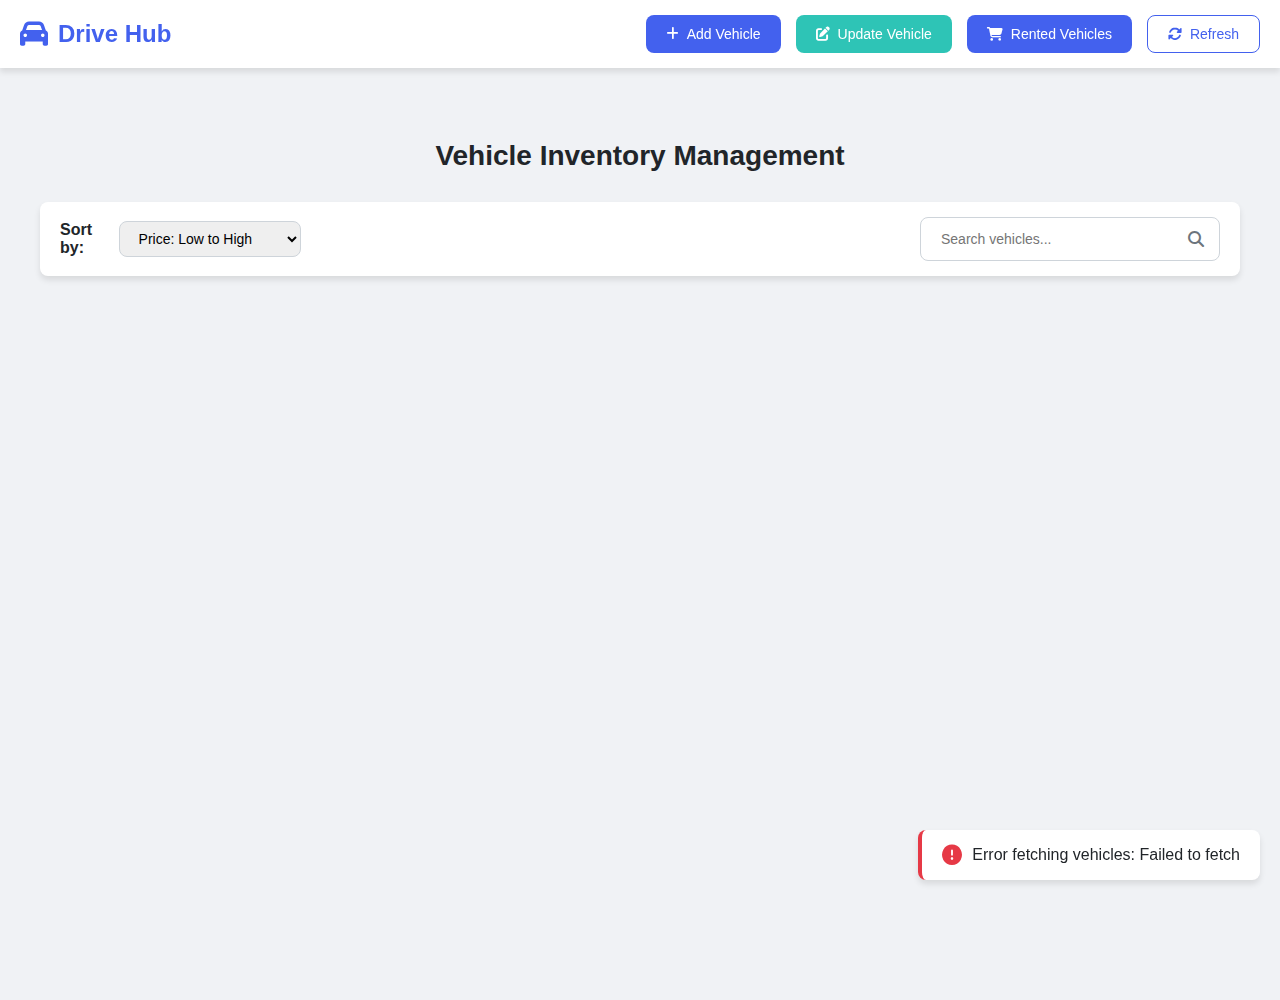
<file: project1/target/classes/static/index.html>
<!DOCTYPE html>
<html lang="en">
<head>
    <meta charset="UTF-8">
    <meta name="viewport" content="width=device-width, initial-scale=1.0">
    <title>Drive Hub - Vehicle Rental System</title>
    <link rel="stylesheet" href="https://cdnjs.cloudflare.com/ajax/libs/font-awesome/6.4.0/css/all.min.css">
    <style>
        :root {
            --primary: #4361ee;
            --primary-dark: #3a56d4;
            --secondary: #2ec4b6;
            --danger: #e63946;
            --success: #06d6a0;
            --light: #f8f9fa;
            --dark: #212529;
            --gray: #6c757d;
            --border-radius: 8px;
            --box-shadow: 0 4px 6px rgba(0, 0, 0, 0.1);
            --transition: all 0.3s ease;
        }

        * {
            margin: 0;
            padding: 0;
            box-sizing: border-box;
            font-family: 'Segoe UI', Tahoma, Geneva, Verdana, sans-serif;
        }

        body {
            background: #f0f2f5;
            min-height: 100vh;
            color: var(--dark);
        }

        .container {
            max-width: 1400px;
            margin: 0 auto;
            padding: 20px;
        }

        header {
            background: white;
            padding: 15px 20px;
            box-shadow: var(--box-shadow);
            position: fixed;
            top: 0;
            left: 0;
            right: 0;
            z-index: 1000;
        }

        .header-content {
            display: flex;
            justify-content: space-between;
            align-items: center;
            max-width: 1400px;
            margin: 0 auto;
        }

        .logo {
            display: flex;
            align-items: center;
            color: var(--primary);
            font-size: 24px;
            font-weight: 700;
        }

        .logo i {
            margin-right: 10px;
            font-size: 28px;
        }

        .navbar {
            display: flex;
            gap: 15px;
        }

        .btn {
            padding: 10px 20px;
            font-size: 14px;
            color: white;
            background: var(--primary);
            border: none;
            border-radius: var(--border-radius);
            cursor: pointer;
            transition: var(--transition);
            display: inline-flex;
            align-items: center;
            justify-content: center;
            text-decoration: none;
        }

        .btn i {
            margin-right: 8px;
        }

        .btn:hover {
            background: var(--primary-dark);
            transform: translateY(-2px);
        }

        .btn-danger {
            background: var(--danger);
        }

        .btn-danger:hover {
            background: #c5313e;
        }

        .btn-secondary {
            background: var(--secondary);
        }

        .btn-secondary:hover {
            background: #25a99d;
        }

        .btn-outline {
            background: transparent;
            border: 1px solid var(--primary);
            color: var(--primary);
        }

        .btn-outline:hover {
            background: var(--primary);
            color: white;
        }

        .main-content {
            margin-top: 100px;
            padding: 20px;
        }

        .page-title {
            font-size: 28px;
            margin-bottom: 30px;
            color: var(--dark);
            text-align: center;
            font-weight: 600;
        }

        .filter-container {
            display: flex;
            justify-content: space-between;
            align-items: center;
            margin-bottom: 30px;
            background: white;
            padding: 15px 20px;
            border-radius: var(--border-radius);
            box-shadow: var(--box-shadow);
        }

        .filter-group {
            display: flex;
            align-items: center;
            gap: 15px;
        }

        .filter-label {
            font-weight: 600;
            color: var(--dark);
        }

        .filter-select {
            padding: 8px 15px;
            border: 1px solid #ced4da;
            border-radius: var(--border-radius);
            font-size: 14px;
            min-width: 150px;
        }

        .search-box {
            display: flex;
            align-items: center;
            background: white;
            border: 1px solid #ced4da;
            border-radius: var(--border-radius);
            padding: 5px 15px;
            width: 300px;
        }

        .search-box input {
            border: none;
            padding: 8px 5px;
            width: 100%;
            outline: none;
            font-size: 14px;
        }

        .search-box i {
            color: var(--gray);
        }

        #vehicleForm, #updateForm, #purchaseForm, #rentalStatusForm {
            display: none;
            background: white;
            padding: 30px;
            border-radius: var(--border-radius);
            box-shadow: var(--box-shadow);
            width: 90%;
            max-width: 700px;
            margin: 20px auto;
            position: fixed;
            top: 50%;
            left: 50%;
            transform: translate(-50%, -50%);
            z-index: 1001;
            max-height: 80vh;
            overflow-y: auto;
        }

        .overlay {
            display: none;
            position: fixed;
            top: 0;
            left: 0;
            right: 0;
            bottom: 0;
            background: rgba(0, 0, 0, 0.5);
            z-index: 1000;
        }

        .form-header {
            display: flex;
            justify-content: space-between;
            align-items: center;
            margin-bottom: 20px;
            padding-bottom: 15px;
            border-bottom: 1px solid #eee;
        }

        .form-title {
            font-size: 22px;
            color: var(--primary);
            font-weight: 600;
        }

        .close-btn {
            background: transparent;
            border: none;
            font-size: 24px;
            cursor: pointer;
            color: var(--gray);
            transition: var(--transition);
        }

        .close-btn:hover {
            color: var(--danger);
        }

        form {
            display: flex;
            flex-direction: row;
            flex-wrap: wrap;
            gap: 20px;
        }

        .form-group {
            flex: 1 0 calc(50% - 10px);
        }

        .form-group-full {
            flex: 1 0 100%;
        }

        label {
            display: block;
            font-weight: 600;
            color: var(--dark);
            margin-bottom: 8px;
            font-size: 14px;
        }

        select, input {
            padding: 10px 15px;
            border: 1px solid #ced4da;
            border-radius: var(--border-radius);
            width: 100%;
            font-size: 14px;
            transition: var(--transition);
        }

        select:focus, input:focus {
            border-color: var(--primary);
            box-shadow: 0 0 0 3px rgba(67, 97, 238, 0.2);
            outline: none;
        }

        input[type="file"] {
            padding: 8px;
        }

        .form-buttons {
            display: flex;
            justify-content: flex-end;
            gap: 15px;
            margin-top: 30px;
            width: 100%;
        }

        .vehicle-grid {
            display: grid;
            grid-template-columns: repeat(auto-fill, minmax(300px, 1fr));
            gap: 25px;
            margin-top: 30px;
        }

        .vehicle-card {
            background: white;
            border-radius: var(--border-radius);
            overflow: hidden;
            box-shadow: var(--box-shadow);
            transition: var(--transition);
            position: relative;
        }

        .vehicle-card:hover {
            transform: translateY(-5px);
            box-shadow: 0 10px 20px rgba(0, 0, 0, 0.1);
        }

        .vehicle-type-badge {
            position: absolute;
            top: 15px;
            right: 15px;
            background: var(--primary);
            color: white;
            padding: 5px 10px;
            border-radius: 20px;
            font-size: 12px;
            font-weight: 600;
            z-index: 10;
        }

        .image-container {
            height: 200px;
            overflow: hidden;
        }

        .vehicle-card img {
            width: 100%;
            height: 100%;
            object-fit: cover;
            transition: var(--transition);
        }

        .vehicle-card:hover img {
            transform: scale(1.05);
        }

        .vehicle-details {
            padding: 20px;
        }

        .vehicle-id {
            display: flex;
            justify-content: space-between;
            align-items: center;
            margin-bottom: 10px;
        }

        .vehicle-name {
            color: var(--primary);
            font-size: 18px;
            font-weight: 600;
            margin-bottom: 5px;
        }

        .vehicle-model {
            color: var(--gray);
            font-size: 14px;
            margin-bottom: 15px;
        }

        .vehicle-price {
            font-size: 20px;
            font-weight: 700;
            color: var(--dark);
            margin-bottom: 15px;
        }

        .specs-container {
            display: flex;
            flex-wrap: wrap;
            gap: 10px;
            margin-bottom: 15px;
        }

        .spec-item {
            display: flex;
            align-items: center;
            background: #f8f9fa;
            padding: 5px 10px;
            border-radius: 15px;
            font-size: 12px;
        }

        .spec-item i {
            color: var(--primary);
            margin-right: 5px;
            font-size: 14px;
        }

        .card-actions {
            display: flex;
            justify-content: space-between;
            border-top: 1px solid #eee;
            padding-top: 15px;
            margin-top: 10px;
        }

        .action-btn {
            background: transparent;
            border: none;
            color: var(--primary);
            font-size: 14px;
            cursor: pointer;
            display: flex;
            align-items: center;
            transition: var(--transition);
        }

        .action-btn i {
            margin-right: 5px;
        }

        .action-btn:hover {
            color: var(--primary-dark);
        }

        .action-btn.delete {
            color: var(--danger);
        }

        .action-btn.delete:hover {
            color: #c5313e;
        }

        .empty-state {
            text-align: center;
            padding: 50px 0;
        }

        .empty-state i {
            font-size: 60px;
            color: #d1d5db;
            margin-bottom: 20px;
        }

        .empty-state h3 {
            font-size: 20px;
            color: var(--dark);
            margin-bottom: 10px;
        }

        .empty-state p {
            color: var(--gray);
            margin-bottom: 20px;
        }

        @media (max-width: 768px) {
            .header-content {
                flex-direction: column;
                gap: 15px;
            }
            
            .navbar {
                width: 100%;
                justify-content: center;
                flex-wrap: wrap;
            }
            
            .filter-container {
                flex-direction: column;
                gap: 15px;
                align-items: flex-start;
            }
            
            .search-box {
                width: 100%;
            }
            
            .main-content {
                margin-top: 150px;
            }
            
            .form-group {
                flex: 1 0 100%;
            }
            
            #vehicleForm, #updateForm, #purchaseForm, #rentalStatusForm {
                width: 95%;
                padding: 20px;
            }
        }

        .toast {
            position: fixed;
            bottom: 20px;
            right: 20px;
            background: white;
            color: var(--dark);
            padding: 15px 20px;
            border-radius: var(--border-radius);
            box-shadow: var(--box-shadow);
            display: flex;
            align-items: center;
            gap: 10px;
            z-index: 1002;
            opacity: 0;
            transform: translateY(20px);
            transition: all 0.3s ease;
        }

        .toast.show {
            opacity: 1;
            transform: translateY(0);
        }

        .toast.success {
            border-left: 4px solid var(--success);
        }

        .toast.error {
            border-left: 4px solid var(--danger);
        }

        .toast i {
            font-size: 20px;
        }

        .toast.success i {
            color: var(--success);
        }

        .toast.error i {
            color: var(--danger);
        }

        .selected-vehicle-preview {
            background: #f8f9fa;
            padding: 15px;
            border-radius: var(--border-radius);
            margin-bottom: 20px;
            border: 1px dashed var(--primary);
        }

        .selected-vehicle-preview h3 {
            margin-bottom: 10px;
            font-size: 18px;
            color: var(--primary);
        }

        .selected-vehicle-preview p {
            margin: 0;
            color: var(--dark);
            font-size: 14px;
        }

        .modal-form {
            display: none;
            background: white;
            padding: 30px;
            border-radius: var(--border-radius);
            box-shadow: var(--box-shadow);
            width: 90%;
            max-width: 700px;
            margin: 20px auto;
            position: fixed;
            top: 50%;
            left: 50%;
            transform: translate(-50%, -50%);
            z-index: 1001;
            max-height: 80vh;
            overflow-y: auto;
        }
    </style>
</head>
<body>
<header>
    <div class="header-content">
        <div class="logo">
            <i class="fas fa-car"></i>
            <span>Drive Hub</span>
        </div>
        <div class="navbar">
            <button class="btn" onclick="showAddForm()"><i class="fas fa-plus"></i> Add Vehicle</button>
            <button class="btn btn-secondary" onclick="showUpdateForm()"><i class="fas fa-edit"></i> Update Vehicle</button>
            <button class="btn btn-success" onclick="showPurchasedVehicles()"><i class="fas fa-shopping-cart"></i> Rented Vehicles</button>
            <button class="btn btn-outline" onclick="viewVehicles()"><i class="fas fa-sync-alt"></i> Refresh</button>
        </div>
    </div>
</header>

<div class="main-content">
    <div class="container">
        <h1 class="page-title" id="pageTitle">Vehicle Inventory Management</h1>
        
        <div class="filter-container">
            <div class="filter-group">
                <span class="filter-label">Sort by:</span>
                <select id="sortBy" class="filter-select" onchange="applyFilter()">
                    <option value="price-asc">Price: Low to High</option>
                    <option value="price-desc">Price: High to Low</option>
                </select>
            </div>
            <div class="search-box">
                <input type="text" id="searchInput" placeholder="Search vehicles..." onkeyup="applyFilter()">
                <i class="fas fa-search"></i>
            </div>
        </div>
        
        <div id="vehicleList" class="vehicle-grid"></div>
        <div id="purchasedVehiclesList" class="purchased-vehicles-grid" style="display: none;"></div>
    </div>
</div>

<div class="overlay" id="formOverlay"></div>

<div id="vehicleForm">
    <div class="form-header">
        <h2 class="form-title">Add New Vehicle</h2>
        <button class="close-btn" onclick="hideForm()">&times;</button>
    </div>
    <form id="addVehicleForm" enctype="multipart/form-data">
        <div class="form-group">
            <label for="vehicleType">Vehicle Type</label>
            <select id="vehicleType" onchange="updateFormFields()">
                <option value="1">Car</option>
                <option value="2">Bike</option>
                <option value="3">Van</option>
                <option value="4">Lorry</option>
                <option value="5">Bus</option>
            </select>
        </div>
        <div class="form-group">
            <label for="vehicleID">Vehicle ID</label>
            <input type="text" id="vehicleID" required>
        </div>
        <div class="form-group">
            <label for="brand">Brand</label>
            <input type="text" id="brand" required>
        </div>
        <div class="form-group">
            <label for="model">Model</label>
            <input type="text" id="model" required>
        </div>
        <div class="form-group">
            <label for="rentPrice">Rent Price (Rs per day)</label>
            <input type="number" id="rentPrice" step="0.01" required>
        </div>
        <div class="form-group-full">
            <label for="imageFile">Vehicle Image</label>
            <input type="file" id="imageFile" accept="image/*">
        </div>
        <div id="extraFields" class="form-group-full"></div>
        <div class="form-buttons">
            <button type="button" class="btn btn-danger" onclick="hideForm()">Cancel</button>
            <button type="submit" class="btn">Add Vehicle</button>
        </div>
    </form>
</div>

<div id="updateForm">
    <div class="form-header">
        <h2 class="form-title">Update Vehicle</h2>
        <button class="close-btn" onclick="hideForm()">&times;</button>
    </div>
    <form id="updateVehicleForm">
        <div class="form-group">
            <label for="updateVehicleID">Vehicle ID</label>
            <input type="text" id="updateVehicleID" required>
        </div>
        <div class="form-group">
            <label for="updateVehicleType">Vehicle Type</label>
            <select id="updateVehicleType" onchange="updateUpdateFormFields()">
                <option value="1">Car</option>
                <option value="2">Bike</option>
                <option value="3">Van</option>
                <option value="4">Lorry</option>
                <option value="5">Bus</option>
            </select>
        </div>
        <div class="form-group">
            <label for="updateBrand">Brand</label>
            <input type="text" id="updateBrand" required>
        </div>
        <div class="form-group">
            <label for="updateModel">Model</label>
            <input type="text" id="updateModel" required>
        </div>
        <div class="form-group">
            <label for="updateRentPrice">Rent Price (Rs per day)</label>
            <input type="number" id="updateRentPrice" step="0.01" required>
        </div>
        <div id="updateExtraFields" class="form-group-full"></div>
        <div class="form-buttons">
            <button type="button" class="btn btn-danger" onclick="hideForm()">Cancel</button>
            <button type="submit" class="btn">Update Vehicle</button>
        </div>
    </form>
</div>

<div id="purchaseForm" class="modal-form">
    <div class="form-header">
        <h2 class="form-title">Purchase Vehicle</h2>
        <button class="close-btn" onclick="hideForm()">&times;</button>
    </div>
    <form id="addPurchaseForm">
        <div class="form-group-full">
            <div class="selected-vehicle-preview">
                <h3 id="purchaseVehicleTitle">Selected Vehicle: </h3>
                <p id="purchaseVehicleDetails"></p>
            </div>
        </div>
        <div class="form-group">
            <label for="customerName">Customer Name</label>
            <input type="text" id="customerName" required>
        </div>
        <div class="form-group">
            <label for="contactNumber">Contact Number</label>
            <input type="tel" id="contactNumber" required>
        </div>
        <input type="hidden" id="purchaseVehicleId">
        <div class="form-buttons">
            <button type="button" class="btn btn-danger" onclick="hideForm()">Cancel</button>
            <button type="submit" class="btn">Complete Purchase</button>
        </div>
    </form>
</div>

<div id="rentalStatusForm" class="modal-form">
    <div class="form-header">
        <h2 class="form-title">Update Rental Status</h2>
        <button class="close-btn" onclick="hideForm()">&times;</button>
    </div>
    <form id="updateRentalStatusForm">
        <div class="form-group-full">
            <div class="selected-vehicle-preview">
                <h3 id="rentalStatusVehicleTitle">Selected Vehicle: </h3>
                <p id="rentalStatusVehicleDetails"></p>
            </div>
        </div>
        <div class="form-group-full">
            <label for="rentalStatus">Rental Status</label>
            <select id="rentalStatus" required>
                <option value="true">Rented Out</option>
                <option value="false">Available</option>
            </select>
        </div>
        <input type="hidden" id="rentalStatusPurchaseId">
        <div class="form-buttons">
            <button type="button" class="btn btn-danger" onclick="hideForm()">Cancel</button>
            <button type="submit" class="btn">Update Status</button>
        </div>
    </form>
</div>

<div id="toast" class="toast">
    <i class="fas fa-check-circle"></i>
    <span id="toastMessage"></span>
</div>

<script>
    // Global variables
    let allVehicles = [];
    const BASE_URL = 'http://localhost:8083'; // API base URL
    
    // Intercept fetch to replace port 8082 with 8083
    const originalFetch = window.fetch;
    window.fetch = function() {
        let url = arguments[0];
        if (typeof url === 'string' && url.includes('localhost:8082')) {
            url = url.replace('localhost:8082', 'localhost:8083');
            arguments[0] = url;
        }
        return originalFetch.apply(this, arguments);
    };

    // Show forms with overlay
    function showAddForm() {
        document.getElementById('vehicleForm').style.display = 'block';
        document.getElementById('formOverlay').style.display = 'block';
        updateFormFields();
    }
    
    function showUpdateForm() {
        document.getElementById('updateForm').style.display = 'block';
        document.getElementById('formOverlay').style.display = 'block';
        updateUpdateFormFields();
    }
    
    function showPurchaseForm() {
        document.getElementById('purchaseForm').style.display = 'block';
        document.getElementById('formOverlay').style.display = 'block';
    }
    
    function showRentalStatusForm() {
        document.getElementById('rentalStatusForm').style.display = 'block';
        document.getElementById('formOverlay').style.display = 'block';
    }
    
    // Hide forms and overlay
    function hideForm() {
        document.getElementById('vehicleForm').style.display = 'none';
        document.getElementById('updateForm').style.display = 'none';
        document.getElementById('purchaseForm').style.display = 'none';
        document.getElementById('rentalStatusForm').style.display = 'none';
        document.getElementById('formOverlay').style.display = 'none';
    }
    
    // Show toast notification
    function showToast(message, isSuccess = true) {
        const toast = document.getElementById('toast');
        const toastMessage = document.getElementById('toastMessage');
        
        toast.className = isSuccess ? 'toast success show' : 'toast error show';
        toast.querySelector('i').className = isSuccess ? 'fas fa-check-circle' : 'fas fa-exclamation-circle';
        toastMessage.textContent = message;
        
        setTimeout(() => {
            toast.className = toast.className.replace('show', '');
        }, 3000);
    }
    
    // Update form fields based on vehicle type
    function updateFormFields() {
        const type = document.getElementById('vehicleType').value;
        const extraFields = document.getElementById('extraFields');
        extraFields.innerHTML = '';
        
        if (type === '1') { // Car
            extraFields.innerHTML = `
                <div class="form-group">
                    <label for="numSeats">Number of Seats</label>
                    <input type="number" id="numSeats" required>
                </div>
                <div class="form-group">
                    <label for="hasAC">Has AC</label>
                    <select id="hasAC" required>
                        <option value="Yes">Yes</option>
                        <option value="No">No</option>
                    </select>
                </div>
                <div class="form-group">
                    <label for="transmissionType">Transmission Type</label>
                    <select id="transmissionType" required>
                        <option value="Automatic">Automatic</option>
                        <option value="Manual">Manual</option>
                        <option value="Semi-Automatic">Semi-Automatic</option>
                    </select>
                </div>
            `;
        } else if (type === '2') { // Bike
            extraFields.innerHTML = `
                <div class="form-group">
                    <label for="bikeType">Bike Type</label>
                    <select id="bikeType" required>
                        <option value="Sport">Sport</option>
                        <option value="Cruiser">Cruiser</option>
                        <option value="Touring">Touring</option>
                        <option value="Off-Road">Off-Road</option>
                    </select>
                </div>
                <div class="form-group">
                    <label for="engineCapacity">Engine Capacity (cc)</label>
                    <input type="number" id="engineCapacity" required>
                </div>
            `;
        } else if (type === '3') { // Van
            extraFields.innerHTML = `
                <div class="form-group">
                    <label for="numberOfSeat">Number of Seats</label>
                    <input type="number" id="numberOfSeat" required>
                </div>
                <div class="form-group">
                    <label for="hasSlidingDoors">Has Sliding Doors</label>
                    <select id="hasSlidingDoors" required>
                        <option value="Yes">Yes</option>
                        <option value="No">No</option>
                    </select>
                </div>
            `;
        } else if (type === '4') { // Lorry
            extraFields.innerHTML = `
                <div class="form-group">
                    <label for="maxLoadCapacity">Max Load Capacity (kg)</label>
                    <input type="number" id="maxLoadCapacity" required>
                </div>
                <div class="form-group">
                    <label for="numAxles">Number of Axles</label>
                    <input type="number" id="numAxles" required>
                </div>
            `;
        } else if (type === '5') { // Bus
            extraFields.innerHTML = `
                <div class="form-group">
                    <label for="passengerCapacity">Passenger Capacity</label>
                    <input type="number" id="passengerCapacity" required>
                </div>
                <div class="form-group">
                    <label for="hasWheelchairAccess">Has Wheelchair Access</label>
                    <select id="hasWheelchairAccess" required>
                        <option value="Yes">Yes</option>
                        <option value="No">No</option>
                    </select>
                </div>
            `;
        }
    }
    
    function updateUpdateFormFields() {
        const type = document.getElementById('updateVehicleType').value;
        const extraFields = document.getElementById('updateExtraFields');
        extraFields.innerHTML = '';
        
        if (type === '1') { // Car
            extraFields.innerHTML = `
                <div class="form-group">
                    <label for="updateNumSeats">Number of Seats</label>
                    <input type="number" id="updateNumSeats" required>
                </div>
                <div class="form-group">
                    <label for="updateHasAC">Has AC</label>
                    <select id="updateHasAC" required>
                        <option value="Yes">Yes</option>
                        <option value="No">No</option>
                    </select>
                </div>
                <div class="form-group">
                    <label for="updateTransmissionType">Transmission Type</label>
                    <select id="updateTransmissionType" required>
                        <option value="Automatic">Automatic</option>
                        <option value="Manual">Manual</option>
                        <option value="Semi-Automatic">Semi-Automatic</option>
                    </select>
                </div>
            `;
        } else if (type === '2') { // Bike
            extraFields.innerHTML = `
                <div class="form-group">
                    <label for="updateBikeType">Bike Type</label>
                    <select id="updateBikeType" required>
                        <option value="Sport">Sport</option>
                        <option value="Cruiser">Cruiser</option>
                        <option value="Touring">Touring</option>
                        <option value="Off-Road">Off-Road</option>
                    </select>
                </div>
                <div class="form-group">
                    <label for="updateEngineCapacity">Engine Capacity (cc)</label>
                    <input type="number" id="updateEngineCapacity" required>
                </div>
            `;
        } else if (type === '3') { // Van
            extraFields.innerHTML = `
                <div class="form-group">
                    <label for="updateNumberOfSeat">Number of Seats</label>
                    <input type="number" id="updateNumberOfSeat" required>
                </div>
                <div class="form-group">
                    <label for="updateHasSlidingDoors">Has Sliding Doors</label>
                    <select id="updateHasSlidingDoors" required>
                        <option value="Yes">Yes</option>
                        <option value="No">No</option>
                    </select>
                </div>
            `;
        } else if (type === '4') { // Lorry
            extraFields.innerHTML = `
                <div class="form-group">
                    <label for="updateMaxLoadCapacity">Max Load Capacity (kg)</label>
                    <input type="number" id="updateMaxLoadCapacity" required>
                </div>
                <div class="form-group">
                    <label for="updateNumAxles">Number of Axles</label>
                    <input type="number" id="updateNumAxles" required>
                </div>
            `;
        } else if (type === '5') { // Bus
            extraFields.innerHTML = `
                <div class="form-group">
                    <label for="updatePassengerCapacity">Passenger Capacity</label>
                    <input type="number" id="updatePassengerCapacity" required>
                </div>
                <div class="form-group">
                    <label for="updateHasWheelchairAccess">Has Wheelchair Access</label>
                    <select id="updateHasWheelchairAccess" required>
                        <option value="Yes">Yes</option>
                        <option value="No">No</option>
                    </select>
                </div>
            `;
        }
    }
    
    // Getting vehicle type name for display
    function getVehicleTypeName(vehicle) {
        if (vehicle.numSeats !== undefined && vehicle.hasAC !== undefined) return 'Car';
        if (vehicle.bikeType !== undefined) return 'Bike';
        if (vehicle.hasSlidingDoors !== undefined) return 'Van';
        if (vehicle.maxLoadCapacity !== undefined) return 'Lorry';
        if (vehicle.passengerCapacity !== undefined) return 'Bus';
        return 'Unknown';
    }
    
    // Getting appropriate icon based on vehicle type
    function getVehicleIcon(vehicle) {
        if (vehicle.numSeats !== undefined && vehicle.hasAC !== undefined) return 'fa-car';
        if (vehicle.bikeType !== undefined) return 'fa-motorcycle';
        if (vehicle.hasSlidingDoors !== undefined) return 'fa-shuttle-van';
        if (vehicle.maxLoadCapacity !== undefined) return 'fa-truck';
        if (vehicle.passengerCapacity !== undefined) return 'fa-bus';
        return 'fa-car-side';
    }
    
    // Initialize when page loads
    document.addEventListener('DOMContentLoaded', function() {
        viewVehicles();
    });
    
    // Handle form submission for adding vehicle
    document.getElementById('addVehicleForm').addEventListener('submit', function(e) {
        e.preventDefault();
        
        const type = document.getElementById('vehicleType').value;
        const vehicle = {
            vehicleID: document.getElementById('vehicleID').value,
            brand: document.getElementById('brand').value,
            model: document.getElementById('model').value,
            rentPrice: parseFloat(document.getElementById('rentPrice').value),
            imagePath: null
        };
        
        if (type === '1') { // Car
            vehicle.numSeats = parseInt(document.getElementById('numSeats').value);
            vehicle.hasAC = document.getElementById('hasAC').value;
            vehicle.transmissionType = document.getElementById('transmissionType').value;
        } else if (type === '2') { // Bike
            vehicle.bikeType = document.getElementById('bikeType').value;
            vehicle.engineCapacity = parseInt(document.getElementById('engineCapacity').value);
        } else if (type === '3') { // Van
            vehicle.numberOfSeat = parseInt(document.getElementById('numberOfSeat').value);
            vehicle.hasSlidingDoors = document.getElementById('hasSlidingDoors').value;
        } else if (type === '4') { // Lorry
            vehicle.maxLoadCapacity = parseInt(document.getElementById('maxLoadCapacity').value);
            vehicle.numAxles = parseInt(document.getElementById('numAxles').value);
        } else if (type === '5') { // Bus
            vehicle.passengerCapacity = parseInt(document.getElementById('passengerCapacity').value);
            vehicle.hasWheelchairAccess = document.getElementById('hasWheelchairAccess').value;
        }
        
        fetch('http://localhost:8082/api/vehicles/add', {
            method: 'POST',
            headers: { 'Content-Type': 'application/json' },
            body: JSON.stringify(vehicle)
        })
        .then(response => {
            if (!response.ok) {
                throw new Error('Network response was not ok ' + response.statusText);
            }
            return response.text();
        })
        .then(data => {
            const imageFile = document.getElementById('imageFile').files[0];
            if (imageFile) {
                const formData = new FormData();
                formData.append('file', imageFile);
                return fetch(`http://localhost:8082/api/vehicles/uploadImage/${vehicle.vehicleID}`, {
                    method: 'POST',
                    body: formData
                });
            } else {
                showToast('Vehicle added successfully!');
                viewVehicles();
                return Promise.resolve();
            }
        })
        .then(response => {
            if (response) {
                if (!response.ok) throw new Error('Image upload failed');
                return response.text();
            }
            return null;
        })
        .then(data => {
            if (data) {
                showToast('Vehicle and image added successfully!');
                viewVehicles();
            }
            hideForm();
            document.getElementById('addVehicleForm').reset();
        })
        .catch(error => {
            showToast('Error: ' + error.message, false);
        });
    });
    
    // Handle form submission for updating vehicle
    document.getElementById('updateVehicleForm').addEventListener('submit', function(e) {
        e.preventDefault();
        
        const vehicleID = document.getElementById('updateVehicleID').value;
        const type = document.getElementById('updateVehicleType').value;
        const vehicle = {
            vehicleID: vehicleID,
            brand: document.getElementById('updateBrand').value,
            model: document.getElementById('updateModel').value,
            rentPrice: parseFloat(document.getElementById('updateRentPrice').value)
        };
        
        if (type === '1') { // Car
            vehicle.numSeats = parseInt(document.getElementById('updateNumSeats').value);
            vehicle.hasAC = document.getElementById('updateHasAC').value;
            vehicle.transmissionType = document.getElementById('updateTransmissionType').value;
        } else if (type === '2') { // Bike
            vehicle.bikeType = document.getElementById('updateBikeType').value;
            vehicle.engineCapacity = parseInt(document.getElementById('updateEngineCapacity').value);
        } else if (type === '3') { // Van
            vehicle.numberOfSeat = parseInt(document.getElementById('updateNumberOfSeat').value);
            vehicle.hasSlidingDoors = document.getElementById('updateHasSlidingDoors').value;
        } else if (type === '4') { // Lorry
            vehicle.maxLoadCapacity = parseInt(document.getElementById('updateMaxLoadCapacity').value);
            vehicle.numAxles = parseInt(document.getElementById('updateNumAxles').value);
        } else if (type === '5') { // Bus
            vehicle.passengerCapacity = parseInt(document.getElementById('updatePassengerCapacity').value);
            vehicle.hasWheelchairAccess = document.getElementById('updateHasWheelchairAccess').value;
        }
        
        fetch('http://localhost:8082/api/vehicles/update', {
            method: 'PUT',
            headers: { 'Content-Type': 'application/json' },
            body: JSON.stringify(vehicle)
        })
        .then(response => {
            if (!response.ok) throw new Error('Network response was not ok ' + response.statusText);
            return response.text();
        })
        .then(data => {
            showToast('Vehicle updated successfully!');
            viewVehicles();
            hideForm();
            document.getElementById('updateVehicleForm').reset();
        })
        .catch(error => {
            showToast('Error: ' + error.message, false);
        });
    });
    
    // Handle form submission for purchasing vehicle
    document.getElementById('addPurchaseForm').addEventListener('submit', function(e) {
        e.preventDefault();
        
        const purchaseData = {
            vehicleId: document.getElementById('purchaseVehicleId').value,
            customerName: document.getElementById('customerName').value,
            contactNumber: document.getElementById('contactNumber').value
        };
        
        fetch('http://localhost:8082/api/purchases', {
            method: 'POST',
            headers: { 'Content-Type': 'application/json' },
            body: JSON.stringify(purchaseData)
        })
        .then(response => {
            if (!response.ok) throw new Error('Network response was not ok ' + response.statusText);
            return response.text();
        })
        .then(data => {
            showToast('Vehicle purchased successfully!');
            viewVehicles();
            hideForm();
            document.getElementById('addPurchaseForm').reset();
        })
        .catch(error => {
            showToast('Error: ' + error.message, false);
        });
    });
    
    // Handle form submission for updating rental status
    document.getElementById('updateRentalStatusForm').addEventListener('submit', function(e) {
        e.preventDefault();
        
        const rentalData = {
            purchaseId: document.getElementById('rentalStatusPurchaseId').value,
            rentalStatus: document.getElementById('rentalStatus').value === 'true'
        };
        
        fetch('http://localhost:8082/api/rentals/updateStatus', {
            method: 'PUT',
            headers: { 'Content-Type': 'application/json' },
            body: JSON.stringify(rentalData)
        })
        .then(response => {
            if (!response.ok) throw new Error('Network response was not ok ' + response.statusText);
            return response.text();
        })
        .then(data => {
            showToast('Rental status updated successfully!');
            viewVehicles();
            hideForm();
            document.getElementById('updateRentalStatusForm').reset();
        })
        .catch(error => {
            showToast('Error: ' + error.message, false);
        });
    });
    
    // Delete a vehicle
    function deleteVehicle(vehicleID) {
        if (confirm(`Are you sure you want to delete vehicle ${vehicleID}?`)) {
            fetch(`http://localhost:8082/api/vehicles/delete/${vehicleID}`, {
                method: 'DELETE'
            })
            .then(response => {
                if (!response.ok) throw new Error('Network response was not ok ' + response.statusText);
                return response.text();
            })
            .then(data => {
                showToast('Vehicle deleted successfully!');
                viewVehicles();
            })
            .catch(error => {
                showToast('Error: ' + error.message, false);
            });
        }
    }
    
    // Load vehicle data into update form
    function loadVehicleForUpdate(vehicleID) {
        // First fetch the vehicle type from the backend
        fetch(`http://localhost:8082/api/vehicles/type/${vehicleID}`)
            .then(response => {
                if (!response.ok) throw new Error('Could not determine vehicle type');
                return response.json();
            })
            .then(typeData => {
                // Now that we have the vehicle type, find the vehicle in our data
                const vehicle = allVehicles.find(v => v.vehicleID === vehicleID);
                if (!vehicle) {
                    showToast('Vehicle not found!', false);
                    return;
                }
                
                // Set basic vehicle information
                document.getElementById('updateVehicleID').value = vehicle.vehicleID;
                document.getElementById('updateBrand').value = vehicle.brand;
                document.getElementById('updateModel').value = vehicle.model;
                document.getElementById('updateRentPrice').value = vehicle.rentPrice;
                
                // Set the type from our API response
                const typeValue = typeData.vehicleType.toString();
                document.getElementById('updateVehicleType').value = typeValue;
                
                // Update form fields for the specific type
                updateUpdateFormFields();
                
                // Add a delay to ensure the form fields are created before setting values
                setTimeout(() => {
                    // Set specific fields based on vehicle type
                    if (typeValue === '1' && vehicle.numSeats !== undefined) { // Car
                        document.getElementById('updateNumSeats').value = vehicle.numSeats;
                        document.getElementById('updateHasAC').value = vehicle.hasAC;
                        document.getElementById('updateTransmissionType').value = vehicle.transmissionType;
                    } else if (typeValue === '2' && vehicle.bikeType !== undefined) { // Bike
                        document.getElementById('updateBikeType').value = vehicle.bikeType;
                        document.getElementById('updateEngineCapacity').value = vehicle.engineCapacity;
                    } else if (typeValue === '3' && vehicle.hasSlidingDoors !== undefined) { // Van
                        document.getElementById('updateNumberOfSeat').value = vehicle.numberOfSeat;
                        document.getElementById('updateHasSlidingDoors').value = vehicle.hasSlidingDoors;
                    } else if (typeValue === '4' && vehicle.maxLoadCapacity !== undefined) { // Lorry
                        document.getElementById('updateMaxLoadCapacity').value = vehicle.maxLoadCapacity;
                        document.getElementById('updateNumAxles').value = vehicle.numAxles;
                    } else if (typeValue === '5' && vehicle.passengerCapacity !== undefined) { // Bus
                        document.getElementById('updatePassengerCapacity').value = vehicle.passengerCapacity;
                        document.getElementById('updateHasWheelchairAccess').value = vehicle.hasWheelchairAccess;
                    }
                }, 50); // Increased timeout to ensure DOM updates
                
                showUpdateForm();
            })
            .catch(error => {
                showToast('Error: ' + error.message, false);
            });
    }
    
    // Fetch and display all vehicles
    function viewVehicles() {
        fetch('http://localhost:8082/api/vehicles/view')
            .then(response => {
                if (!response.ok) throw new Error('Network response was not ok ' + response.statusText);
                return response.json();
            })
            .then(data => {
                allVehicles = data.filter(v => v !== null);
                renderVehicles(allVehicles);
            })
            .catch(error => {
                showToast('Error fetching vehicles: ' + error.message, false);
            });
    }
    
    // Apply filters and search
    function applyFilter() {
        const sortBy = document.getElementById('sortBy').value;
        const searchTerm = document.getElementById('searchInput').value.toLowerCase();
        
        // When showing all vehicles, use all vehicles from current state
        let filteredVehicles = [...allVehicles];
        
        // Apply search filter
        if (searchTerm) {
            filteredVehicles = filteredVehicles.filter(v => 
                (v.brand && v.brand.toLowerCase().includes(searchTerm)) || 
                (v.model && v.model.toLowerCase().includes(searchTerm)) ||
                (v.vehicleID && v.vehicleID.toLowerCase().includes(searchTerm))
            );
        }
        
        // Apply sorting
        sortVehicles(filteredVehicles, sortBy);
        
        // Render the filtered vehicles
        renderVehicles(filteredVehicles);
    }
    
    // Sort vehicles based on criteria
    function sortVehicles(vehicles, sortCriteria) {
        switch(sortCriteria) {
            case 'price-asc':
                vehicles.sort((a, b) => a.rentPrice - b.rentPrice);
                break;
            case 'price-desc':
                vehicles.sort((a, b) => b.rentPrice - a.rentPrice);
                break;
            case 'brand':
                vehicles.sort((a, b) => a.brand.localeCompare(b.brand));
                break;
            case 'type':
                vehicles.sort((a, b) => {
                    const typeA = getVehicleTypeName(a);
                    const typeB = getVehicleTypeName(b);
                    return typeA.localeCompare(typeB);
                });
                break;
            default:
                // No sorting
                break;
        }
    }
    
    // Render the vehicles in the grid
    function renderVehicles(vehicles) {
        const list = document.getElementById('vehicleList');
        
        if (vehicles.length === 0) {
            list.innerHTML = `
                <div class="empty-state">
                    <i class="fas fa-car-crash"></i>
                    <h3>No vehicles found</h3>
                    <p>There are no vehicles matching your criteria.</p>
                    <button class="btn" onclick="showAddForm()"><i class="fas fa-plus"></i> Add Vehicle</button>
                </div>
            `;
            return;
        }
        
        list.innerHTML = '';
        
        vehicles.forEach(vehicle => {
            if (!vehicle) return;
            
            const vehicleType = getVehicleTypeName(vehicle);
            const vehicleIcon = getVehicleIcon(vehicle);
            
            // Create specs list based on vehicle type
            let specsHTML = '';
            
            if (vehicle.numSeats !== undefined) { // Car
                specsHTML += `
                    <div class="spec-item"><i class="fas fa-user"></i> ${vehicle.numSeats} Seats</div>
                    <div class="spec-item"><i class="fas fa-snowflake"></i> AC: ${vehicle.hasAC}</div>
                    <div class="spec-item"><i class="fas fa-cogs"></i> ${vehicle.transmissionType}</div>
                `;
            } else if (vehicle.bikeType !== undefined) { // Bike
                specsHTML += `
                    <div class="spec-item"><i class="fas fa-tag"></i> ${vehicle.bikeType}</div>
                    <div class="spec-item"><i class="fas fa-tachometer-alt"></i> ${vehicle.engineCapacity}cc</div>
                `;
            } else if (vehicle.hasSlidingDoors !== undefined) { // Van
                specsHTML += `
                    <div class="spec-item"><i class="fas fa-user"></i> ${vehicle.numberOfSeat} Seats</div>
                    <div class="spec-item"><i class="fas fa-door-open"></i> Sliding Doors: ${vehicle.hasSlidingDoors}</div>
                `;
            } else if (vehicle.maxLoadCapacity !== undefined) { // Lorry
                specsHTML += `
                    <div class="spec-item"><i class="fas fa-weight-hanging"></i> ${vehicle.maxLoadCapacity}kg</div>
                    <div class="spec-item"><i class="fas fa-cog"></i> ${vehicle.numAxles} Axles</div>
                `;
            } else if (vehicle.passengerCapacity !== undefined) { // Bus
                specsHTML += `
                    <div class="spec-item"><i class="fas fa-users"></i> ${vehicle.passengerCapacity} Passengers</div>
                    <div class="spec-item"><i class="fas fa-wheelchair"></i> Wheelchair: ${vehicle.hasWheelchairAccess}</div>
                `;
            }
            
            const card = document.createElement('div');
            card.className = 'vehicle-card';
            
            // Fix image path handling
            let imagePath = '';
            let imageUrl = '';
            
            if (vehicle.imagePath) {
                // For absolute URLs
                if (vehicle.imagePath.startsWith('http')) {
                    imageUrl = vehicle.imagePath;
                } 
                // For relative paths
                else {
                    // Ensure path starts with / for proper URL formation
                    imagePath = vehicle.imagePath.startsWith('/') ? vehicle.imagePath : '/' + vehicle.imagePath;
                    imageUrl = imagePath;
                }
            }
            
            // Construct card HTML
            card.innerHTML = `
                <span class="vehicle-type-badge"><i class="fas ${vehicleIcon}"></i> ${vehicleType}</span>
                <div class="image-container">
                    ${imageUrl ? `<img src="${imageUrl}" alt="${vehicle.brand} ${vehicle.model}" 
                        onerror="this.onerror=null; this.src='https://via.placeholder.com/300x200.png?text=Image+Not+Available';">` : 
                    `<img src="https://via.placeholder.com/300x200.png?text=No+Image" alt="No Image">`}
                </div>
                <div class="vehicle-details">
                    <div class="vehicle-id">
                        <span class="vehicle-name">${vehicle.brand} ${vehicle.model}</span>
                        <small>${vehicle.vehicleID}</small>
                    </div>
                    <div class="vehicle-price">Rs ${vehicle.rentPrice.toFixed(2)}<small>/day</small></div>
                    <div class="specs-container">
                        ${specsHTML}
                    </div>
                    <div class="card-actions">
                        <button class="action-btn" onclick="loadVehicleForUpdate('${vehicle.vehicleID}')">
                            <i class="fas fa-edit"></i> Edit
                        </button>
                        <button class="action-btn" onclick="initiateVehiclePurchase('${vehicle.vehicleID}')">
                            <i class="fas fa-shopping-cart"></i> Rent
                        </button>
                        <button class="action-btn delete" onclick="deleteVehicle('${vehicle.vehicleID}')">
                            <i class="fas fa-trash"></i> Delete
                        </button>
                    </div>
                </div>
            `;
            
            list.appendChild(card);
        });
    }
    
    // Close form when clicking on overlay
    document.getElementById('formOverlay').addEventListener('click', hideForm);
    
    // Prevent form closure when clicking on form itself
    document.getElementById('vehicleForm').addEventListener('click', function(e) {
        e.stopPropagation();
    });
    
    document.getElementById('updateForm').addEventListener('click', function(e) {
        e.stopPropagation();
    });
    
    document.getElementById('purchaseForm').addEventListener('click', function(e) {
        e.stopPropagation();
    });
    
    document.getElementById('rentalStatusForm').addEventListener('click', function(e) {
        e.stopPropagation();
    });
    
    // Show purchased vehicles
    function showPurchasedVehicles() {
        // Change UI to show purchased vehicles
        document.getElementById('pageTitle').textContent = 'Rented Vehicles';
        document.getElementById('vehicleList').style.display = 'none';
        document.getElementById('purchasedVehiclesList').style.display = 'grid';
        document.querySelector('.filter-container').style.display = 'none';
        
        // Fetch purchased vehicles from API
        fetch('http://localhost:8082/api/purchases')
            .then(response => {
                if (!response.ok) throw new Error('Network response was not ok ' + response.statusText);
                return response.json();
            })
            .then(data => {
                renderPurchasedVehicles(data);
            })
            .catch(error => {
                showToast('Error fetching purchased vehicles: ' + error.message, false);
                console.error('Error:', error);
            });
    }
    
    // Return to inventory view
    function showInventory() {
        document.getElementById('pageTitle').textContent = 'Vehicle Inventory Management';
        document.getElementById('vehicleList').style.display = 'grid';
        document.getElementById('purchasedVehiclesList').style.display = 'none';
        document.querySelector('.filter-container').style.display = 'flex';
        viewVehicles();
    }
    
    // Render the purchased vehicles in the grid
    function renderPurchasedVehicles(purchasedVehicles) {
        const list = document.getElementById('purchasedVehiclesList');
        list.className = 'vehicle-grid'; // Use the same grid layout
        
        if (!purchasedVehicles || purchasedVehicles.length === 0) {
            list.innerHTML = `
                <div class="empty-state">
                    <i class="fas fa-shopping-cart"></i>
                    <h3>No rented vehicles</h3>
                    <p>There are no rented vehicles in the system.</p>
                    <button class="btn" onclick="showInventory()"><i class="fas fa-arrow-left"></i> Back to Inventory</button>
                </div>
            `;
            return;
        }
        
        // Add a back button at the top
        list.innerHTML = `
            <div class="form-group-full" style="margin-bottom: 20px;">
                <button class="btn" onclick="showInventory()"><i class="fas fa-arrow-left"></i> Back to Inventory</button>
            </div>
        `;
        
        purchasedVehicles.forEach(purchase => {
            if (!purchase || !purchase.vehicle) return;
            
            const vehicle = purchase.vehicle;
            const vehicleType = getVehicleTypeName(vehicle);
            const vehicleIcon = getVehicleIcon(vehicle);
            
            // Create specs list based on vehicle type
            let specsHTML = '';
            
            if (vehicle.numSeats !== undefined) { // Car
                specsHTML += `
                    <div class="spec-item"><i class="fas fa-user"></i> ${vehicle.numSeats} Seats</div>
                    <div class="spec-item"><i class="fas fa-snowflake"></i> AC: ${vehicle.hasAC}</div>
                    <div class="spec-item"><i class="fas fa-cogs"></i> ${vehicle.transmissionType}</div>
                `;
            } else if (vehicle.bikeType !== undefined) { // Bike
                specsHTML += `
                    <div class="spec-item"><i class="fas fa-tag"></i> ${vehicle.bikeType}</div>
                    <div class="spec-item"><i class="fas fa-tachometer-alt"></i> ${vehicle.engineCapacity}cc</div>
                `;
            } else if (vehicle.hasSlidingDoors !== undefined) { // Van
                specsHTML += `
                    <div class="spec-item"><i class="fas fa-user"></i> ${vehicle.numberOfSeat} Seats</div>
                    <div class="spec-item"><i class="fas fa-door-open"></i> Sliding Doors: ${vehicle.hasSlidingDoors}</div>
                `;
            } else if (vehicle.maxLoadCapacity !== undefined) { // Lorry
                specsHTML += `
                    <div class="spec-item"><i class="fas fa-weight-hanging"></i> ${vehicle.maxLoadCapacity}kg</div>
                    <div class="spec-item"><i class="fas fa-cog"></i> ${vehicle.numAxles} Axles</div>
                `;
            } else if (vehicle.passengerCapacity !== undefined) { // Bus
                specsHTML += `
                    <div class="spec-item"><i class="fas fa-users"></i> ${vehicle.passengerCapacity} Passengers</div>
                    <div class="spec-item"><i class="fas fa-wheelchair"></i> Wheelchair: ${vehicle.hasWheelchairAccess}</div>
                `;
            }
            
            // Add customer info
            specsHTML += `
                <div class="spec-item"><i class="fas fa-user"></i> ${purchase.customerName}</div>
                <div class="spec-item"><i class="fas fa-phone"></i> ${purchase.contactNumber}</div>
                <div class="spec-item"><i class="fas fa-calendar"></i> ${new Date(purchase.purchaseDate).toLocaleDateString()}</div>
            `;
            
            const card = document.createElement('div');
            card.className = 'vehicle-card';
            
            // Add a rental status badge with corrected labels
            const statusBadge = purchase.rented ? 
                `<span class="vehicle-type-badge" style="background-color: var(--danger);"><i class="fas fa-car-side"></i> Rented</span>` : 
                `<span class="vehicle-type-badge" style="background-color: var(--primary);"><i class="fas fa-car-side"></i> Available</span>`;
            
            // Fix image path handling
            let imagePath = '';
            let imageUrl = '';
            
            if (vehicle.imagePath) {
                // For absolute URLs
                if (vehicle.imagePath.startsWith('http')) {
                    imageUrl = vehicle.imagePath;
                } 
                // For relative paths
                else {
                    // Ensure path starts with / for proper URL formation
                    imagePath = vehicle.imagePath.startsWith('/') ? vehicle.imagePath : '/' + vehicle.imagePath;
                    imageUrl = imagePath;
                }
            }
            
            // Construct card HTML
            card.innerHTML = `
                ${statusBadge}
                <span class="vehicle-type-badge" style="left: 15px; right: auto;"><i class="fas ${vehicleIcon}"></i> ${vehicleType}</span>
                <div class="image-container">
                    ${imageUrl ? `<img src="${imageUrl}" alt="${vehicle.brand} ${vehicle.model}" 
                        onerror="this.onerror=null; this.src='https://via.placeholder.com/300x200.png?text=Image+Not+Available';">` : 
                    `<img src="https://via.placeholder.com/300x200.png?text=No+Image" alt="No Image">`}
                </div>
                <div class="vehicle-details">
                    <div class="vehicle-id">
                        <span class="vehicle-name">${vehicle.brand} ${vehicle.model}</span>
                        <small>${purchase.purchaseId}</small>
                    </div>
                    <div class="vehicle-price">Rs ${vehicle.rentPrice.toFixed(2)}<small>/day</small></div>
                    <div class="specs-container">
                        ${specsHTML}
                    </div>
                    <div class="card-actions">
                        <button class="action-btn" onclick="showRentalStatusUpdate('${purchase.purchaseId}', '${vehicle.brand} ${vehicle.model}', ${purchase.rented})">
                            <i class="fas fa-exchange-alt"></i> Change Status
                        </button>
                        <button class="action-btn delete" onclick="deletePurchase('${purchase.purchaseId}')">
                            <i class="fas fa-undo"></i> Return Vehicle
                        </button>
                    </div>
                </div>
            `;
            
            list.appendChild(card);
        });
    }
    
    // Filter purchased vehicles by status
    function filterPurchasedVehicles(status) {
        const allCards = document.querySelectorAll('#purchasedVehiclesList .vehicle-card');
        
        if (status === 'all') {
            allCards.forEach(card => card.style.display = 'block');
        } else if (status === 'available') {
            allCards.forEach(card => {
                card.style.display = card.dataset.status === 'available' ? 'block' : 'none';
            });
        } else if (status === 'rented') {
            allCards.forEach(card => {
                card.style.display = card.dataset.status === 'rented' ? 'block' : 'none';
            });
        }
    }
    
    // Launch purchase form for a specific vehicle
    function initiateVehiclePurchase(vehicleId) {
        // Find the vehicle in our data
        const vehicle = allVehicles.find(v => v.vehicleID === vehicleId);
        if (!vehicle) {
            showToast('Vehicle not found!', false);
            return;
        }
        
        // Set the form fields
        document.getElementById('purchaseVehicleId').value = vehicleId;
        document.getElementById('purchaseVehicleTitle').innerText = `Selected Vehicle: ${vehicle.brand} ${vehicle.model}`;
        
        let vehicleDetails = '';
        if (vehicle.numSeats !== undefined) { // Car
            vehicleDetails = `Car: ${vehicle.numSeats} Seats, ${vehicle.hasAC ? 'with AC' : 'no AC'}, ${vehicle.transmissionType}`;
        } else if (vehicle.bikeType !== undefined) { // Bike
            vehicleDetails = `Bike: ${vehicle.bikeType}, ${vehicle.engineCapacity}cc`;
        } else if (vehicle.hasSlidingDoors !== undefined) { // Van
            vehicleDetails = `Van: ${vehicle.numberOfSeat} Seats, ${vehicle.hasSlidingDoors === 'Yes' ? 'with sliding doors' : 'no sliding doors'}`;
        } else if (vehicle.maxLoadCapacity !== undefined) { // Lorry
            vehicleDetails = `Lorry: ${vehicle.maxLoadCapacity}kg max load, ${vehicle.numAxles} axles`;
        } else if (vehicle.passengerCapacity !== undefined) { // Bus
            vehicleDetails = `Bus: ${vehicle.passengerCapacity} passengers, ${vehicle.hasWheelchairAccess === 'Yes' ? 'with wheelchair access' : 'no wheelchair access'}`;
        }
        
        document.getElementById('purchaseVehicleDetails').innerText = vehicleDetails;
        
        // Show the form
        showPurchaseForm();
    }
    
    // Launch rental status update form for a purchased vehicle
    function showRentalStatusUpdate(purchaseId, vehicleName, isCurrentlyRented) {
        // Set the form fields
        document.getElementById('rentalStatusPurchaseId').value = purchaseId;
        document.getElementById('rentalStatusVehicleTitle').innerText = `Selected Vehicle: ${vehicleName}`;
        document.getElementById('rentalStatusVehicleDetails').innerText = `Current Status: ${isCurrentlyRented ? 'Rented Out' : 'Available'}`;
        document.getElementById('rentalStatus').value = isCurrentlyRented ? 'true' : 'false';
        
        // Show the form
        showRentalStatusForm();
    }
    
    // Delete a purchase and return vehicle to inventory
    function deletePurchase(purchaseId) {
        if (confirm(`Are you sure you want to return this vehicle to inventory?`)) {
            fetch(`http://localhost:8082/api/purchases/${purchaseId}`, {
                method: 'DELETE'
            })
            .then(response => {
                if (!response.ok) throw new Error('Network response was not ok ' + response.statusText);
                return response.text();
            })
            .then(data => {
                showToast('Vehicle returned to inventory successfully!');
                showPurchasedVehicles(); // Refresh the purchased vehicles list
            })
            .catch(error => {
                showToast('Error: ' + error.message, false);
            });
        }
    }
    
    // Add purchase button to vehicle cards
    function renderVehicles(vehicles) {
        const list = document.getElementById('vehicleList');
        
        if (vehicles.length === 0) {
            list.innerHTML = `
                <div class="empty-state">
                    <i class="fas fa-car-crash"></i>
                    <h3>No vehicles found</h3>
                    <p>There are no vehicles matching your criteria.</p>
                    <button class="btn" onclick="showAddForm()"><i class="fas fa-plus"></i> Add Vehicle</button>
                </div>
            `;
            return;
        }
        
        list.innerHTML = '';
        
        vehicles.forEach(vehicle => {
            if (!vehicle) return;
            
            const vehicleType = getVehicleTypeName(vehicle);
            const vehicleIcon = getVehicleIcon(vehicle);
            
            // Create specs list based on vehicle type
            let specsHTML = '';
            
            if (vehicle.numSeats !== undefined) { // Car
                specsHTML += `
                    <div class="spec-item"><i class="fas fa-user"></i> ${vehicle.numSeats} Seats</div>
                    <div class="spec-item"><i class="fas fa-snowflake"></i> AC: ${vehicle.hasAC}</div>
                    <div class="spec-item"><i class="fas fa-cogs"></i> ${vehicle.transmissionType}</div>
                `;
            } else if (vehicle.bikeType !== undefined) { // Bike
                specsHTML += `
                    <div class="spec-item"><i class="fas fa-tag"></i> ${vehicle.bikeType}</div>
                    <div class="spec-item"><i class="fas fa-tachometer-alt"></i> ${vehicle.engineCapacity}cc</div>
                `;
            } else if (vehicle.hasSlidingDoors !== undefined) { // Van
                specsHTML += `
                    <div class="spec-item"><i class="fas fa-user"></i> ${vehicle.numberOfSeat} Seats</div>
                    <div class="spec-item"><i class="fas fa-door-open"></i> Sliding Doors: ${vehicle.hasSlidingDoors}</div>
                `;
            } else if (vehicle.maxLoadCapacity !== undefined) { // Lorry
                specsHTML += `
                    <div class="spec-item"><i class="fas fa-weight-hanging"></i> ${vehicle.maxLoadCapacity}kg</div>
                    <div class="spec-item"><i class="fas fa-cog"></i> ${vehicle.numAxles} Axles</div>
                `;
            } else if (vehicle.passengerCapacity !== undefined) { // Bus
                specsHTML += `
                    <div class="spec-item"><i class="fas fa-users"></i> ${vehicle.passengerCapacity} Passengers</div>
                    <div class="spec-item"><i class="fas fa-wheelchair"></i> Wheelchair: ${vehicle.hasWheelchairAccess}</div>
                `;
            }
            
            const card = document.createElement('div');
            card.className = 'vehicle-card';
            
            // Fix image path handling
            let imagePath = '';
            let imageUrl = '';
            
            if (vehicle.imagePath) {
                // For absolute URLs
                if (vehicle.imagePath.startsWith('http')) {
                    imageUrl = vehicle.imagePath;
                } 
                // For relative paths
                else {
                    // Ensure path starts with / for proper URL formation
                    imagePath = vehicle.imagePath.startsWith('/') ? vehicle.imagePath : '/' + vehicle.imagePath;
                    imageUrl = imagePath;
                }
            }
            
            // Construct card HTML
            card.innerHTML = `
                <span class="vehicle-type-badge"><i class="fas ${vehicleIcon}"></i> ${vehicleType}</span>
                <div class="image-container">
                    ${imageUrl ? `<img src="${imageUrl}" alt="${vehicle.brand} ${vehicle.model}" 
                        onerror="this.onerror=null; this.src='https://via.placeholder.com/300x200.png?text=Image+Not+Available';">` : 
                    `<img src="https://via.placeholder.com/300x200.png?text=No+Image" alt="No Image">`}
                </div>
                <div class="vehicle-details">
                    <div class="vehicle-id">
                        <span class="vehicle-name">${vehicle.brand} ${vehicle.model}</span>
                        <small>${vehicle.vehicleID}</small>
                    </div>
                    <div class="vehicle-price">Rs ${vehicle.rentPrice.toFixed(2)}<small>/day</small></div>
                    <div class="specs-container">
                        ${specsHTML}
                    </div>
                    <div class="card-actions">
                        <button class="action-btn" onclick="loadVehicleForUpdate('${vehicle.vehicleID}')">
                            <i class="fas fa-edit"></i> Edit
                        </button>
                        <button class="action-btn" onclick="initiateVehiclePurchase('${vehicle.vehicleID}')">
                            <i class="fas fa-shopping-cart"></i> Rent
                        </button>
                        <button class="action-btn delete" onclick="deleteVehicle('${vehicle.vehicleID}')">
                            <i class="fas fa-trash"></i> Delete
                        </button>
                    </div>
                </div>
            `;
            
            list.appendChild(card);
        });
    }
</script>
</body>
</html>
</file>
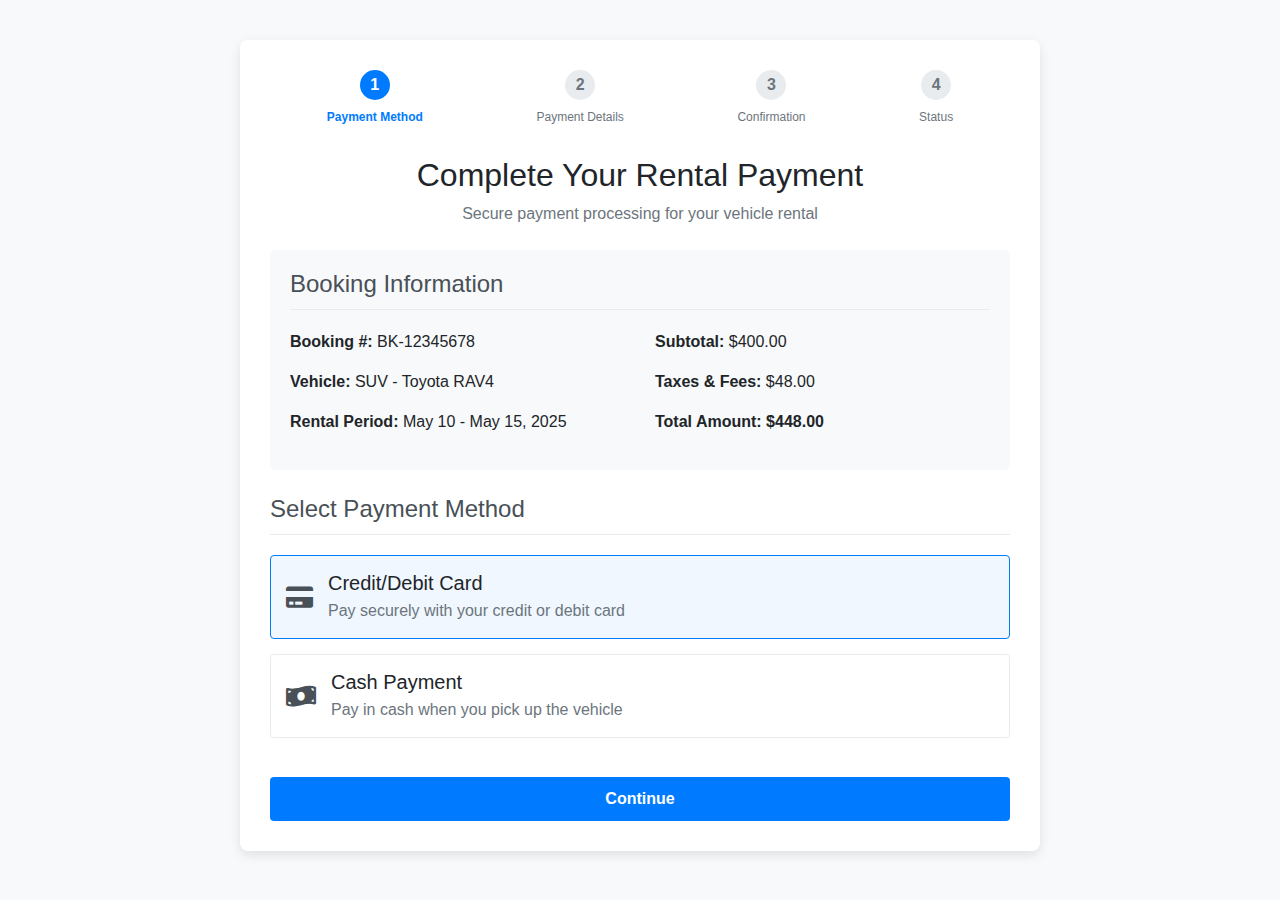
<file: project1/target/classes/static/sample-frontend/payment-simplified.html>
<!DOCTYPE html>
<html lang="en">
<head>
    <meta charset="UTF-8">
    <meta name="viewport" content="width=device-width, initial-scale=1.0">
    <title>Vehicle Rental Payment</title>
    <link rel="stylesheet" href="https://stackpath.bootstrapcdn.com/bootstrap/4.5.2/css/bootstrap.min.css">
    <link rel="stylesheet" href="https://cdnjs.cloudflare.com/ajax/libs/font-awesome/5.15.3/css/all.min.css">
    <style>
        body {
            background-color: #f8f9fa;
            font-family: 'Segoe UI', Tahoma, Geneva, Verdana, sans-serif;
        }
        .payment-container {
            max-width: 800px;
            margin: 40px auto;
            padding: 30px;
            background-color: white;
            border-radius: 8px;
            box-shadow: 0 4px 12px rgba(0, 0, 0, 0.1);
        }
        .steps-indicator {
            display: flex;
            justify-content: space-around;
            margin-bottom: 30px;
        }
        .step {
            display: flex;
            flex-direction: column;
            align-items: center;
            position: relative;
            z-index: 1;
        }
        .step-number {
            width: 30px;
            height: 30px;
            border-radius: 50%;
            background-color: #e9ecef;
            color: #6c757d;
            display: flex;
            align-items: center;
            justify-content: center;
            margin-bottom: 8px;
            font-weight: bold;
        }
        .step-number.active {
            background-color: #007bff;
            color: white;
        }
        .step-label {
            font-size: 12px;
            color: #6c757d;
        }
        .step-label.active {
            color: #007bff;
            font-weight: bold;
        }
        .section-title {
            border-bottom: 1px solid #e9ecef;
            padding-bottom: 10px;
            margin-bottom: 20px;
            color: #495057;
        }
        .booking-details {
            background-color: #f8f9fa;
            border-radius: 6px;
            padding: 20px;
            margin-bottom: 25px;
        }
        .payment-method {
            border: 1px solid #e9ecef;
            border-radius: 4px;
            padding: 15px;
            margin-bottom: 15px;
            cursor: pointer;
            transition: all 0.3s;
        }
        .payment-method:hover {
            border-color: #007bff;
            background-color: #f8f9fa;
        }
        .payment-method.selected {
            border-color: #007bff;
            background-color: #f0f7ff;
        }
        .method-icon {
            font-size: 24px;
            margin-right: 15px;
            color: #495057;
        }
        .continue-btn {
            background-color: #007bff;
            color: white;
            padding: 10px 0;
            border-radius: 4px;
            border: none;
            font-weight: 600;
            cursor: pointer;
            transition: background-color 0.3s;
            width: 100%;
        }
        .continue-btn:hover {
            background-color: #0069d9;
        }
    </style>
</head>
<body>
    <div class="container payment-container">
        <div class="steps-indicator">
            <div class="step">
                <div class="step-number active">1</div>
                <div class="step-label active">Payment Method</div>
            </div>
            <div class="step">
                <div class="step-number">2</div>
                <div class="step-label">Payment Details</div>
            </div>
            <div class="step">
                <div class="step-number">3</div>
                <div class="step-label">Confirmation</div>
            </div>
            <div class="step">
                <div class="step-number">4</div>
                <div class="step-label">Status</div>
            </div>
        </div>

        <div class="text-center mb-4">
            <h2>Complete Your Rental Payment</h2>
            <p class="text-muted">Secure payment processing for your vehicle rental</p>
        </div>

        <div class="booking-details">
            <h4 class="section-title">Booking Information</h4>
            <div class="row">
                <div class="col-md-6">
                    <p><strong>Booking #:</strong> BK-12345678</p>
                    <p><strong>Vehicle:</strong> SUV - Toyota RAV4</p>
                    <p><strong>Rental Period:</strong> May 10 - May 15, 2025</p>
                </div>
                <div class="col-md-6">
                    <p><strong>Subtotal:</strong> $400.00</p>
                    <p><strong>Taxes & Fees:</strong> $48.00</p>
                    <p><strong>Total Amount:</strong> <strong>$448.00</strong></p>
                </div>
            </div>
        </div>

        <div>
            <h4 class="section-title">Select Payment Method</h4>
            
            <div class="payment-method selected" onclick="selectMethod(this, 'card')">
                <div class="d-flex align-items-center">
                    <i class="fas fa-credit-card method-icon"></i>
                    <div>
                        <h5 class="mb-1">Credit/Debit Card</h5>
                        <p class="text-muted mb-0">Pay securely with your credit or debit card</p>
                    </div>
                </div>
            </div>
            
            <div class="payment-method" onclick="selectMethod(this, 'cash')">
                <div class="d-flex align-items-center">
                    <i class="fas fa-money-bill-wave method-icon"></i>
                    <div>
                        <h5 class="mb-1">Cash Payment</h5>
                        <p class="text-muted mb-0">Pay in cash when you pick up the vehicle</p>
                    </div>
                </div>
            </div>
            
            <button class="continue-btn mt-4" onclick="continuePayment()">Continue</button>
        </div>
    </div>

    <script>
        let selectedPaymentMethod = 'card';
        
        function selectMethod(element, method) {
            // Remove selected class from all payment methods
            const methods = document.querySelectorAll('.payment-method');
            methods.forEach(m => m.classList.remove('selected'));
            
            // Add selected class to clicked method
            element.classList.add('selected');
            
            // Save selected method
            selectedPaymentMethod = method;
        }
        
        function continuePayment() {
            // In a real application, this would navigate to the next step
            if (selectedPaymentMethod === 'card') {
                alert('Proceeding to card payment details...');
                // window.location.href = 'card-payment.html';
            } else {
                alert('Proceeding to cash payment confirmation...');
                // window.location.href = 'cash-confirmation.html';
            }
        }
    </script>
</body>
</html>
</file>
